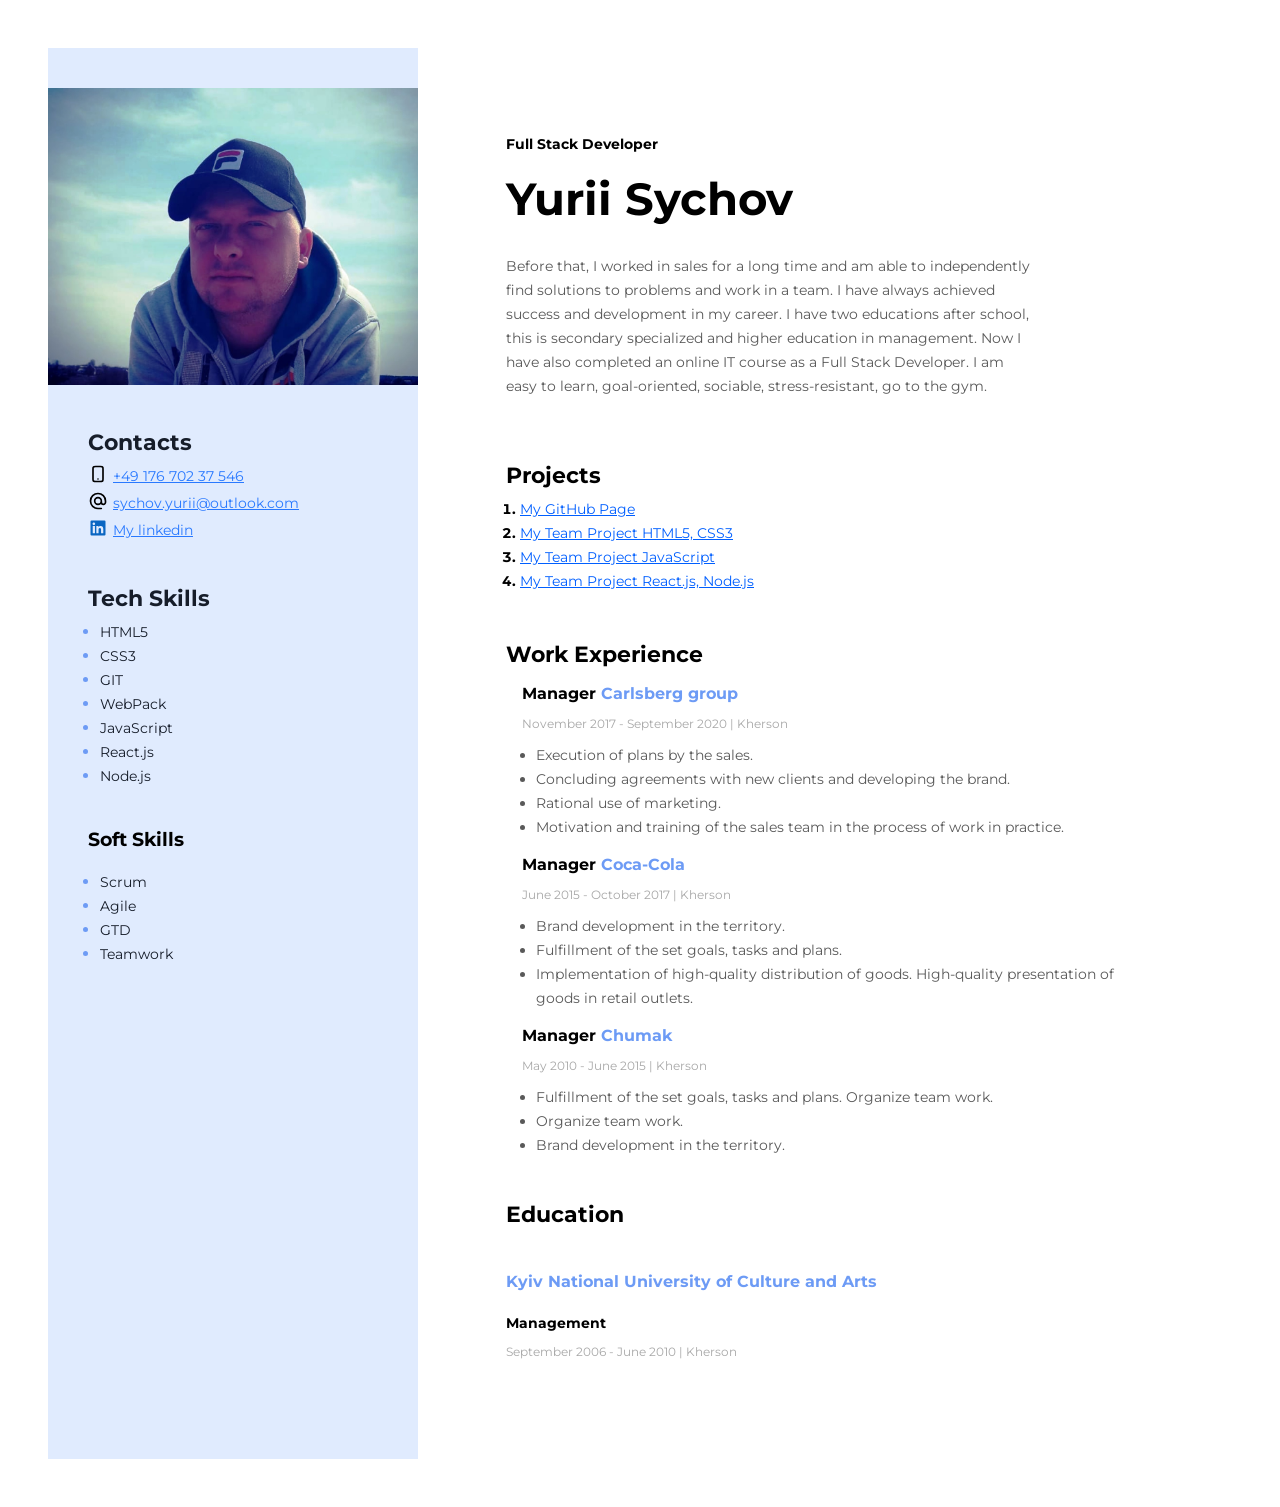
<file: index.html>
<!DOCTYPE html>
<html lang="en">
  <head>
    <meta charset="UTF-8" />
    <meta http-equiv="X-UA-Compatible" content="IE=edge" />
    <meta name="viewport" content="width=device-width, initial-scale=1.0" />

    <link rel="preconnect" href="https://fonts.googleapis.com" />
    <link rel="preconnect" href="https://fonts.gstatic.com" crossorigin />
    <link
      href="https://fonts.googleapis.com/css2?family=Montserrat:wght@400;700&display=swap"
      rel="stylesheet"
    />
    <link rel="stylesheet" href="./css/styles.css" />
    <title>Yurii Sychov</title>
  </head>
  <body>
    <!-- wrapper   -->
    <div class="wrapper">
      <!-- Main content -->
      <div class="main-content">
        <!-- About me  -->
        <div class="about-me-container">
          <h2 class="my-profession">Full Stack Developer</h2>
          <h1 class="my-name">Yurii Sychov</h1>
          <p class="my-descr">
            Before that, I worked in sales for a long time and am able to
            independently find solutions to problems and work in a team. I have
            always achieved success and development in my career. I have two
            educations after school, this is secondary specialized and higher
            education in management. Now I have also completed an online IT
            course as a Full Stack Developer. I am easy to learn, goal-oriented,
            sociable, stress-resistant, go to the gym.
          </p>
        </div>
        <!-- My projects -->
        <div class="projects-container">
          <h3 class="main-content-title">Projects</h3>
          <ol class="project-list">
            <li class="project-item">
              <a
                href="https://github.com/Sychov-Yurii"
                class="projetc-item-link"
                target="_blank"
                >My GitHub Page</a
              >
              <span class="project-item-descr"> </span>
            </li>
            <li class="project-item">
              <a
                href="https://zelenro.github.io/project-group-12/"
                class="projetc-item-link"
                target="_blank"
                >My Team Project HTML5, CSS3</a
              >
              <span class="project-item-descr"> </span>
            </li>
            <li class="project-item">
              <a
                href="https://maxdes23.github.io/project-js-group-1-g2g/"
                class="projetc-item-link"
                target="_blank"
                >My Team Project JavaScript</a
              >
              <span class="project-item-descr"> </span>
            </li>
            <li class="project-item">
              <a
                href="https://github.com/Sychov-Yurii"
                class="projetc-item-link"
                target="_blank"
                >My Team Project React.js, Node.js</a
              >
              <span class="project-item-descr"> </span>
            </li>
          </ol>
        </div>
        <!-- Work experience -->
        <div class="work-experience-container">
          <h3 class="main-content-title">Work Experience</h3>
          <!-- Company 1-->
          <div class="work-experience-place">
            <h4 class="work-experience-position">
              Manager
              <span class="work-experience-company">Carlsberg group</span>
            </h4>
            <p class="work-period">November 2017 - September 2020 | Kherson</p>
            <ul class="work-duties-list">
              <li class="work-duties">Execution of plans by the sales.</li>
              <li class="work-duties">
                Concluding agreements with new clients and developing the brand.
              </li>
              <li class="work-duties">Rational use of marketing.</li>
              <li class="work-duties">
                Motivation and training of the sales team in the process of work
                in practice.
              </li>
            </ul>
          </div>
          <!-- Company 2-->
          <div class="work-experience-place">
            <h4 class="work-experience-position">
              Manager
              <span class="work-experience-company">Coca-Cola </span>
            </h4>
            <p class="work-period">June 2015 - October 2017 | Kherson</p>
            <ul class="work-duties-list">
              <li class="work-duties">Brand development in the territory.</li>
              <li class="work-duties">
                Fulfillment of the set goals, tasks and plans.
              </li>
              <li class="work-duties">
                Implementation of high-quality distribution of goods.
                High-quality presentation of goods in retail outlets.
              </li>
            </ul>
          </div>
          <!-- Company 3-->
          <div class="work-experience-place">
            <h4 class="work-experience-position">
              Manager
              <span class="work-experience-company">Chumak</span>
            </h4>
            <p class="work-period">May 2010 - June 2015 | Kherson</p>
            <ul class="work-duties-list">
              <li class="work-duties">
                Fulfillment of the set goals, tasks and plans. Organize team
                work.
              </li>
              <li class="work-duties">Organize team work.</li>
              <li class="work-duties">Brand development in the territory.</li>
            </ul>
          </div>
        </div>
        <!-- Education -->
        <h3 class="education-title">Education</h3>
        <div>
          <h4 class="education-company">
            Kyiv National University of Culture and Arts
          </h4>
          <h5 class="education-position">Management</h5>
          <p class="education-period">September 2006 - June 2010 | Kherson</p>
        </div>
        <!-- <a
          class="href-resume"
          href="https://sychov-yurii.github.io/resume-project/"
          >my resume</a -->
      </div>
      <!-- Sidebar -->
      <aside class="sidebar">
        <img
          src="./img/frame-1.jpg"
          alt="My photo"
          width="370px"
          class="my-photo"
        />
        <!-- Contacts -->
        <div class="contacts-container">
          <h3 class="sidebar-title">Contacts</h3>
          <p class="contacts-item">
            <span class="contacts-type">
              <svg
                class="svg-icon"
                xmlns="http://www.w3.org/2000/svg"
                width="20"
                height="20"
                fill="none"
                viewBox="0 0 24 24"
              >
                <path
                  stroke="#000"
                  stroke-linecap="round"
                  stroke-linejoin="round"
                  stroke-width="2"
                  d="M12 18h.01M9.2 21h5.6c1.12 0 1.68 0 2.108-.218a2 2 0 0 0 .874-.874C18 19.48 18 18.92 18 17.8V6.2c0-1.12 0-1.68-.218-2.108a2 2 0 0 0-.874-.874C16.48 3 15.92 3 14.8 3H9.2c-1.12 0-1.68 0-2.108.218a2 2 0 0 0-.874.874C6 4.52 6 5.08 6 6.2v11.6c0 1.12 0 1.68.218 2.108a2 2 0 0 0 .874.874C7.52 21 8.08 21 9.2 21Z"
                />
              </svg>
            </span>
            <a href="tel:+4917670237546" class="contacts-numbers"
              >+49 176 702 37 546</a
            >
          </p>
          <p class="contacts-item">
            <span class="contacts-type">
              <svg
                class="svg-icon"
                xmlns="http://www.w3.org/2000/svg"
                width="20"
                height="20"
                fill="none"
                viewBox="0 0 24 24"
              >
                <path
                  stroke="#000"
                  stroke-linecap="round"
                  stroke-linejoin="round"
                  stroke-width="2"
                  d="M16 12a4 4 0 1 1-8 0 4 4 0 0 1 8 0Zm0 0v1.5a2.5 2.5 0 0 0 2.5 2.5v0a2.5 2.5 0 0 0 2.5-2.5V12a9 9 0 1 0-9 9h4"
                />
              </svg>
            </span>
            <a href="mailto:sychov.yurii@outlook.com" class="contacts-email"
              >sychov.yurii@outlook.com</a
            >
          </p>
          <p class="contacts-item">
            <span class="contacts-type">
              <svg
                xmlns="http://www.w3.org/2000/svg"
                width="20"
                height="20"
                fill="none"
                viewBox="0 0 16 16"
              >
                <path
                  fill="#0A66C2"
                  d="M12.225 12.225h-1.778V9.44c0-.664-.012-1.519-.925-1.519-.926 0-1.068.724-1.068 1.47v2.834H6.676V6.498h1.707v.783h.024c.348-.594.996-.95 1.684-.925 1.802 0 2.135 1.185 2.135 2.728l-.001 3.14zM4.67 5.715a1.037 1.037 0 0 1-1.032-1.031c0-.566.466-1.032 1.032-1.032.566 0 1.031.466 1.032 1.032 0 .566-.466 1.032-1.032 1.032zm.889 6.51h-1.78V6.498h1.78v5.727zM13.11 2H2.885A.88.88 0 0 0 2 2.866v10.268a.88.88 0 0 0 .885.866h10.226a.882.882 0 0 0 .889-.866V2.865a.88.88 0 0 0-.889-.864z"
                />
              </svg>
            </span>
            <a
              href="https://www.linkedin.com/in/yurii-sychov-b35a40267/"
              class="contacts-email"
              >My linkedin</a
            >
          </p>
        </div>
        <!-- Tech skils -->
        <div class="tech-skills-container">
          <h3 class="sidebar-title">Tech Skills</h3>
          <ul class="skills-list">
            <li class="skills-list-item">
              <span class="skills-list-text">HTML5 </span>
            </li>
            <li class="skills-list-item">
              <span class="skills-list-text">CSS3 </span>
            </li>
            <li class="skills-list-item">
              <span class="skills-list-text">GIT </span>
            </li>
            <li class="skills-list-item">
              <span class="skills-list-text">WebPack </span>
            </li>
            <li class="skills-list-item">
              <span class="skills-list-text">JavaScript </span>
            </li>
            <li class="skills-list-item">
              <span class="skills-list-text">React.js </span>
            </li>
            <li class="skills-list-item">
              <span class="skills-list-text">Node.js </span>
            </li>
          </ul>
        </div>
        <!-- Soft skils -->
        <div class="soft-skills-container">
          <h3 class="soft-skills-title">Soft Skills</h3>
          <ul class="soft-skills-list">
            <li class="soft-skills-item">
              <span class="soft-skills-text">Scrum </span>
            </li>
            <li class="soft-skills-item">
              <span class="soft-skills-text">Agile </span>
            </li>
            <li class="soft-skills-item">
              <span class="soft-skills-text">GTD </span>
            </li>
            <li class="soft-skills-item">
              <span class="soft-skills-text">Teamwork </span>
            </li>
          </ul>
        </div>
      </aside>
    </div>
  </body>
</html>
</file>
<file: css/styles.css>
body { 
    font-family: 'Montserrat', sans-serif;
    /* background-color:#E5E5E5; */
    padding: 40px;
}

.wrapper {
    display: flex;    
    flex-direction: row-reverse;
    /* background: #ffffff; */
    width: 1200px;
    margin: 0 auto;
    /* box-shadow: 0px 4px 4px rgba(0, 0, 0, 0.25);     */
}

/* Main content */

.main-content {
    padding: 88px;
}

.main-content-title {
    font-style: normal;
    font-weight: 700;
    font-size: 22px;
    line-height: 27px;
    color: #000000;
    margin: 0 0 8px 0;
}

/* About me */

.my-profession {
    font-style: normal;
    font-weight: 700;
    font-size: 14px;
    line-height: 17px;
    color: #000000;
    margin: 0 0 18px 0;
}

.my-name {
    font-style: normal;
    font-weight: 700;
    font-size: 45px;
    line-height: 55px;
    color: #000000;
    margin: 0 0 28px 0;
}

 .my-descr {
    font-style: normal;
    font-weight: 400;
    font-size: 14px;
    line-height: 24px;
    color: #595959;
    width: 525px;
}
 
.about-me-container {
    margin-bottom: 64px;
}

/* Projects */

.project-item {
    font-style: normal;
    font-weight: 700;
    font-size: 14px;
    line-height: 24px;
    color: #000000;
}

.project-list {
    padding: 0 0 0 14px;
    margin: 0;
}

.projects-container {
    margin-bottom: 48px;
}

.project-item-descr {
    font-style: normal;
    font-weight: 400;
    font-size: 14px;
    line-height: 24px;
    color: #595959;
}

.projetc-item-link {
    font-style: normal;
    font-weight: 400;
    font-size: 14px;
    line-height: 24px;
    text-decoration-line: underline;
    color: #005FFF;
}

/* Work experience */

.work-experience-container {
    margin-bottom: 44px;
}

.work-experience-position {
    font-style: normal;
    font-weight: 700;
    font-size: 16px;
    line-height: 20px;
    color: #000000;
    margin: 0;
}

.work-experience-company {
    color: #6D9BF5;    
}

.work-experience-place {
    margin: 16px;
}

.work-period {
    font-style: normal;
    font-weight: 400;
    font-size: 12px;
    line-height: 15px;
    color: #A8A8A8;
    max-resolution: 12px 0 8 0;
}

.work-duties {
    font-style: normal;
    font-weight: 400;
    font-size: 14px;
    line-height: 24px;
    color: #595959;
}
.work-duties-list {
    padding: 0 0 0 14px;
    margin: 0;
}

/* Sidebar */

.sidebar {
    width: 380px;
    background: #E0EBFE;  
}

.my-photo {
    margin-top: 40px;
}          

.contacts-container,
.tech-skills-container,
.soft-skills-container {
    margin: 40px 0 0 40px;
}

.sidebar-title {
    font-style: normal;
    font-weight: 700;
    font-size: 22px;
    line-height: 27px;
    color: #161D2A;
    margin-bottom: 8px;
}

/* Contacts */

.contacts-type {
    font-style: normal;
    font-weight: 700;
    font-size: 14px;
    line-height: 24px;
    color: #161D2A;    
}

.contacts-item {
    margin: auto;
    display: flex;
    gap: 5px;
}

.contacts-numbers {
    font-style: normal;
    font-weight: 400;
    font-size: 14px;
    line-height: 24px;
    color: #2979FF;
}

.contacts-email {
    font-style: normal;
    font-weight: 400;
    font-size: 14px;
    line-height: 24px;
    color: #2979FF;
}

/* Education */

.education-title {
    font-style: normal;
    font-weight: 700;
    font-size: 22px;
    line-height: 27px;
    color: #000000;
    margin-bottom: 44px;
}

.education-company {
    font-style: normal;
    font-weight: 700;
    font-size: 16px;
    line-height: 20px;
    color: #6D9BF5;
    margin-bottom: 0 12 0 12px;
}

.education-position {
    font-style: normal;
    font-weight: 700;
    font-size: 14px;
    line-height: 17px;    
    color: #000000;
    margin-bottom: 2px;
}

.education-period {
    font-style: normal;
    font-weight: 400;
    font-size: 12px;
    line-height: 15px;
    color: #A8A8A8;
    margin-bottom: 12px;
}

/* Tech Skills */

.skills-list {
    margin: 0;
    padding: 0 0 0 12px;
}

.skills-list-item {
    color: #6D9BF5;
}

.skills-list-text {
    font-style: normal;
    font-weight: 400;
    font-size: 14px;
    line-height: 24px;
    color: #161D2A;
}

/* Soft Skills */

.soft-skills-list {
    margin: 0;
    padding: 0 0 0 12px;
}

.soft-skills-item {
    color: #6D9BF5;
}

.soft-skills-text{
    font-style: normal;
    font-weight: 400;
    font-size: 14px;
    line-height: 24px;
    color: #161D2A;
}
/* 
.href-resume {
    font-style: normal;
    font-weight: 400;
    font-size: 10px;
    line-height: 24px;
    color: #2979FF;
} */

.svg-icon {
    margin-right: ;
    }
</file>
